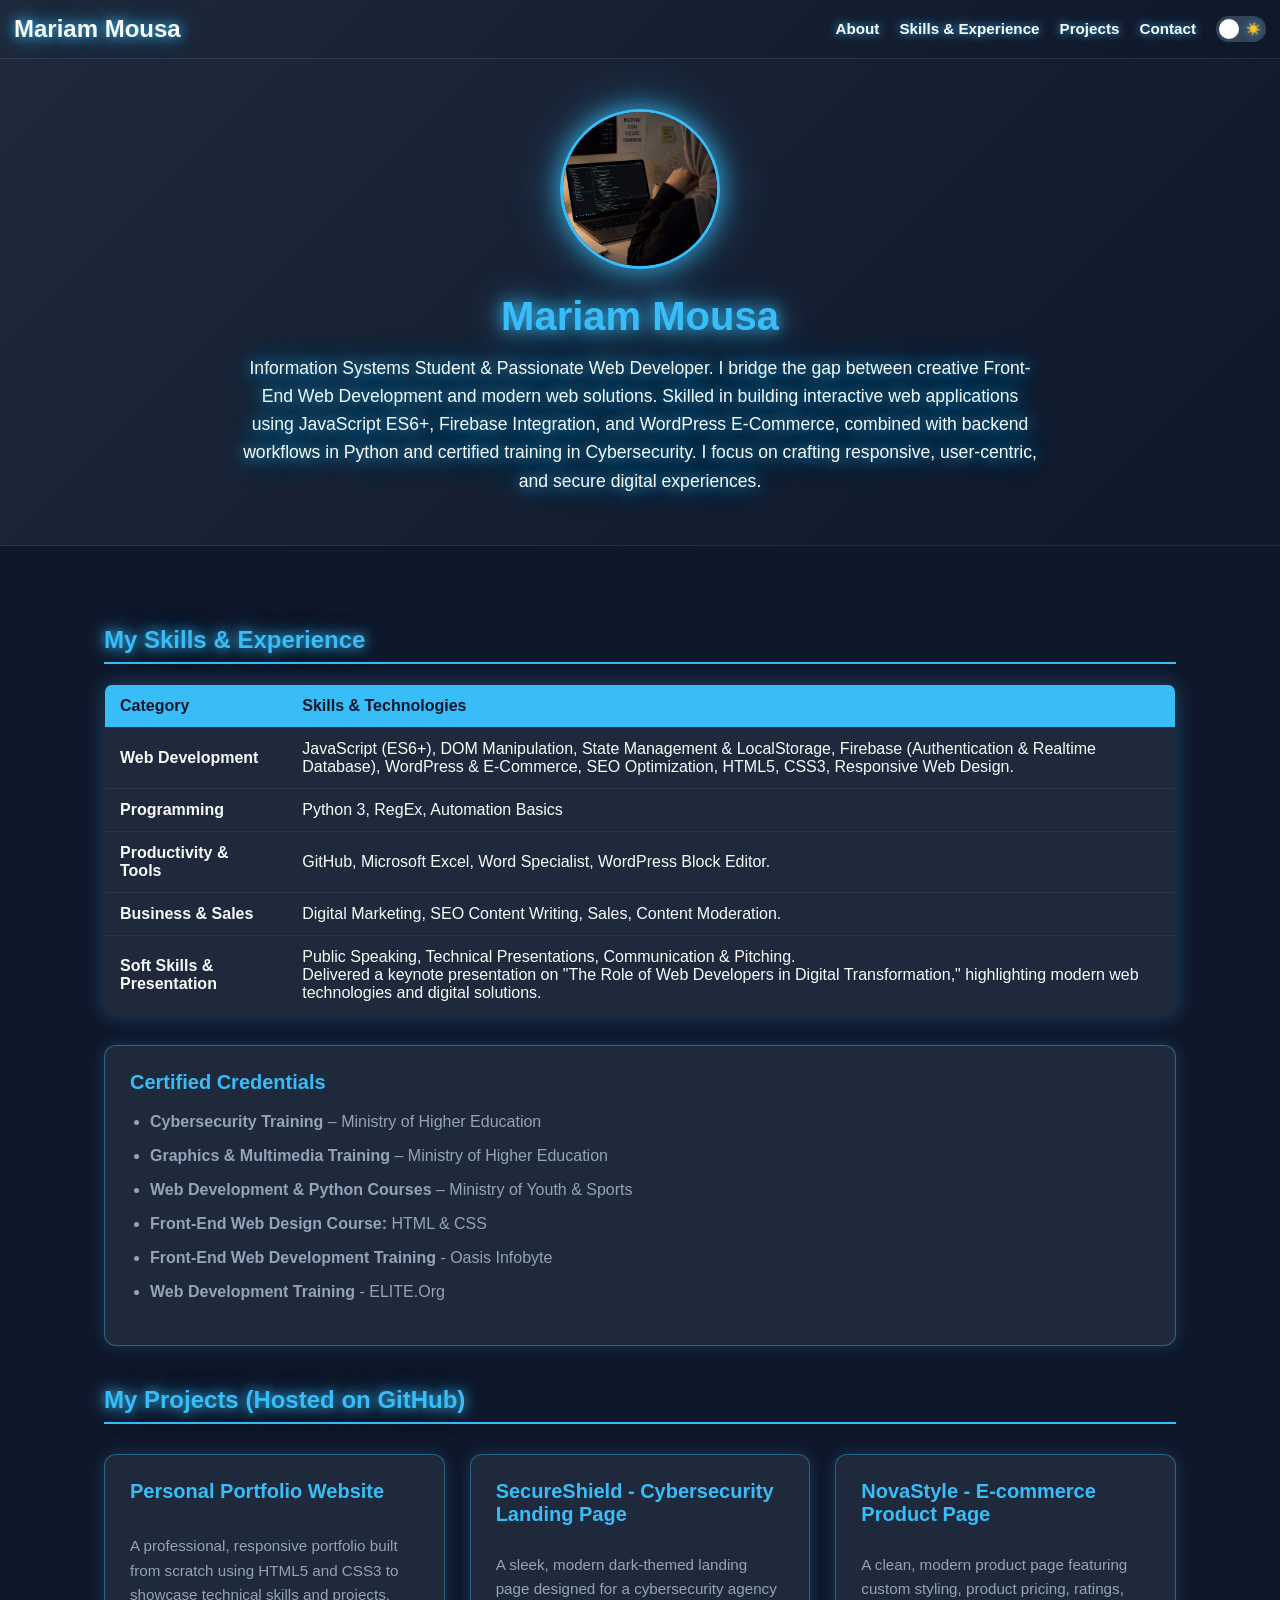
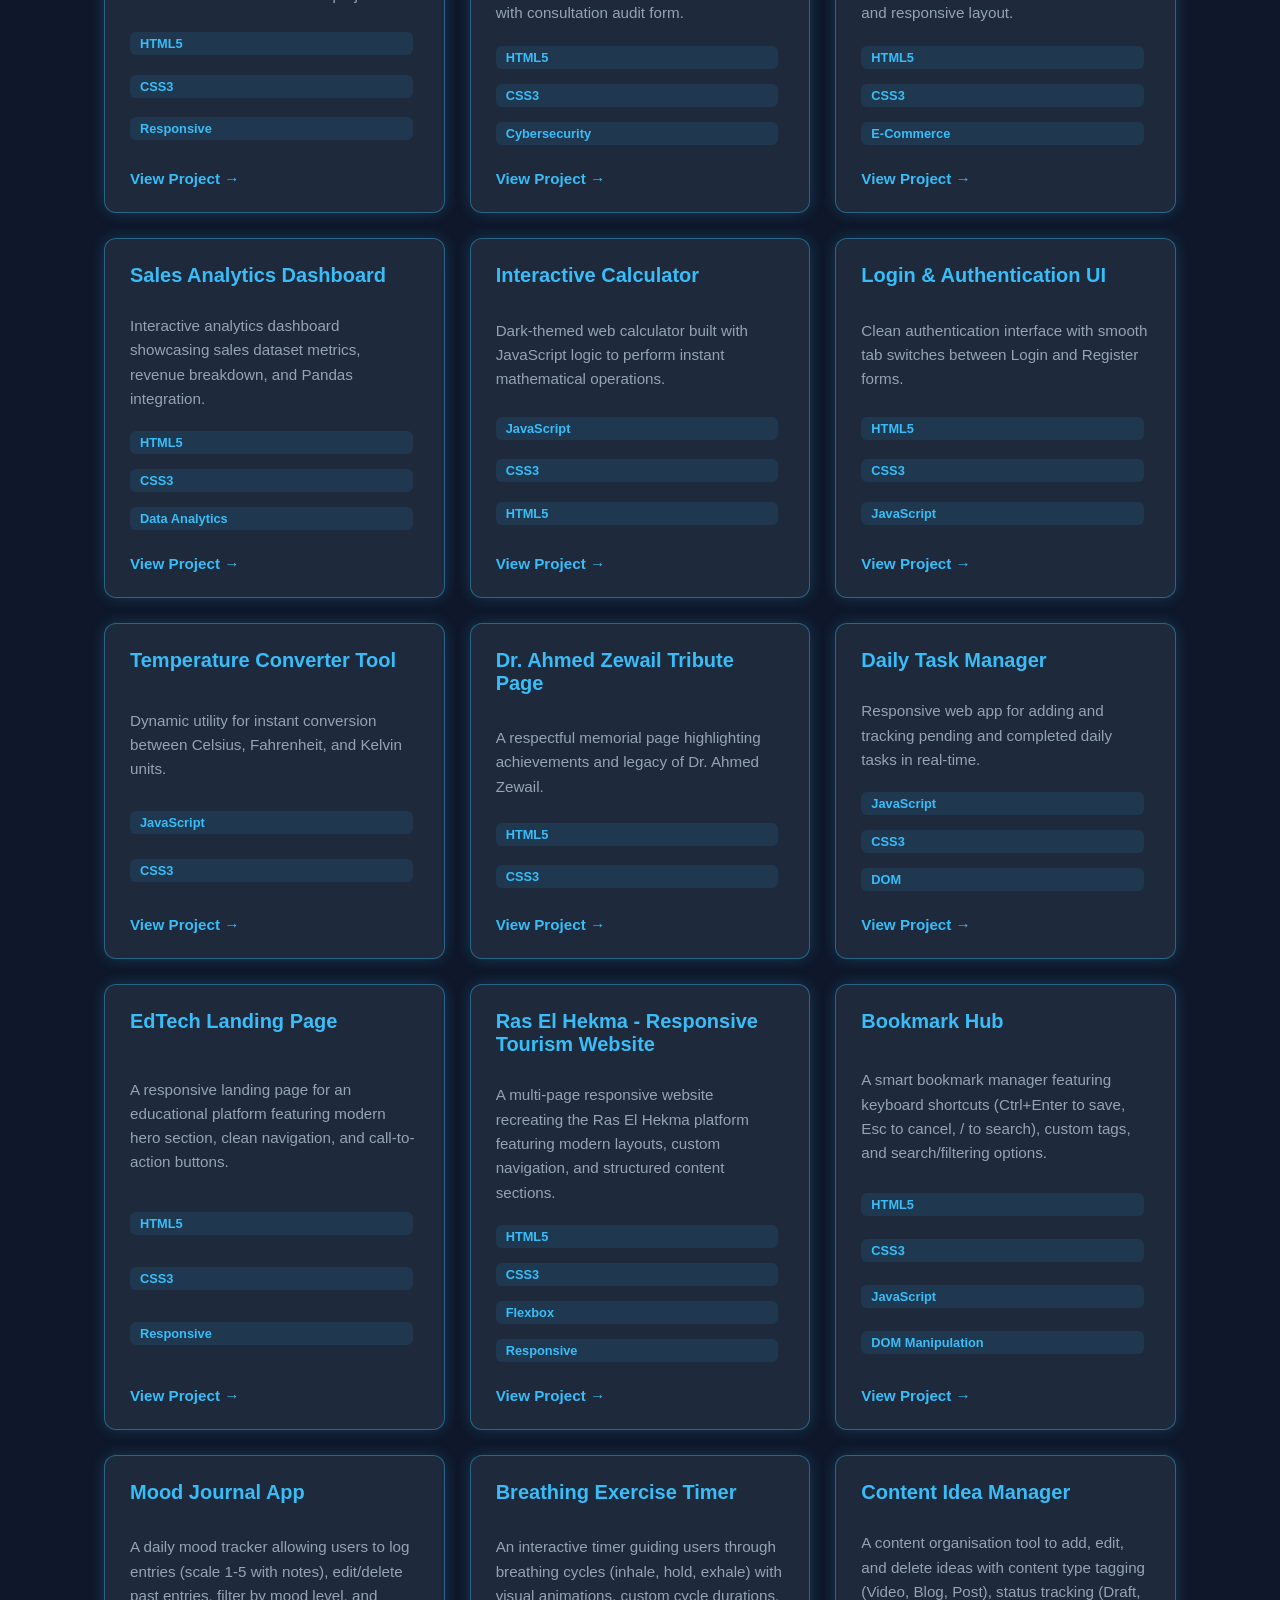
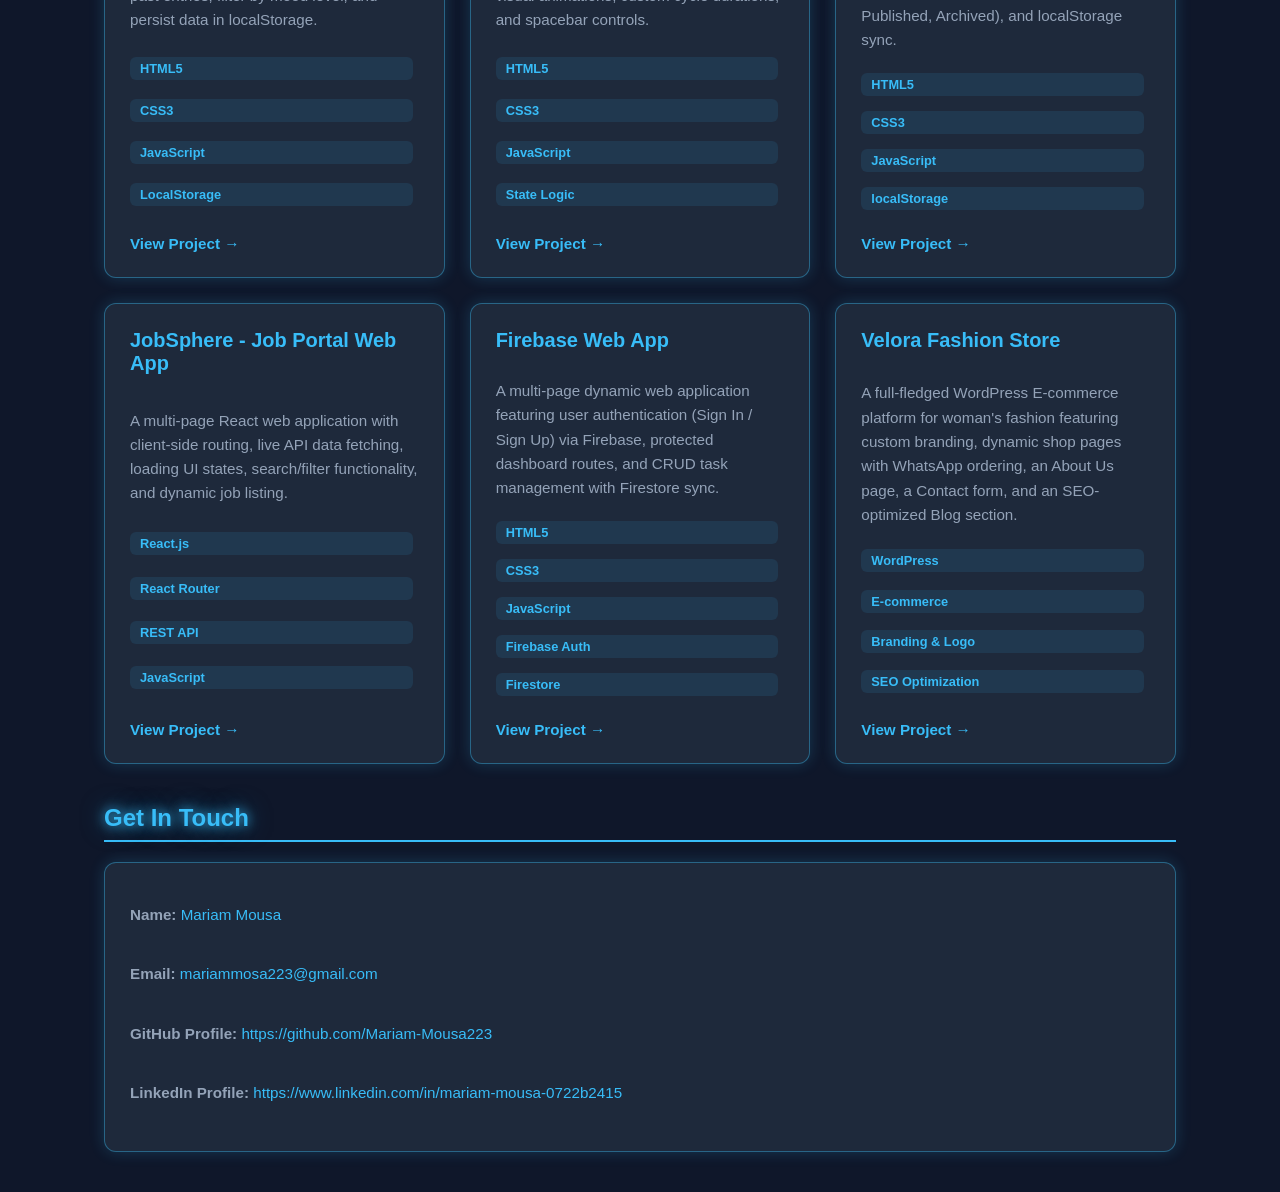
<file: index.html>
<!DOCTYPE html>
<html lang="en" dir="ltr">
<head>
    <meta charset="UTF-8">
    <meta name="viewport" content="width=device-width, initial-scale=1.0">
    <title>Mariam Mousa | Portfolio</title>

    <link rel="stylesheet" href="Portfolio.css">
</head>
<body>

    <nav>
        <div class="nav-container">
            <h2>Mariam Mousa</h2>
            <ul class="nav-links">
                <li><a href="#about">About</a></li>
                <li><a href="#skills">Skills & Experience</a></li>
                <li><a href="#project">Projects</a></li>
                <li><a href="#contact">Contact</a></li>
                <li>
                    <div class="theme-switch-wrapper">
                        <label class="theme-switch" for="checkbox">
                            <input type="checkbox" id="checkbox" />
                            <div class="slider">
                                <span class="icon">🌙</span>
                                <span class="icon">☀️</span>
                            </div>
                        </label>
                    </div>
                </li>
            </ul>
        </div>
    </nav>

    <header class="hero" id="about">
        <div class="profile-frame">
            <img src="Port.png" alt="Mariam Mousa Profile" class="hero-profile-img">
        </div>
        <h1>Mariam Mousa</h1>
        <p>Information Systems Student & Passionate Web Developer. I bridge the gap between creative Front-End Web Development and modern web solutions. Skilled in building interactive web applications using JavaScript ES6+, Firebase Integration, and WordPress E-Commerce, combined with backend workflows in Python and certified training in Cybersecurity. I focus on crafting responsive, user-centric, and secure digital experiences.</p>
    </header>

    <div class="container">

        <section id="skills">
            <h2 class="section-title">My Skills & Experience</h2>

            <table class="skills-table">
                <thead>
                    <tr>
                        <th>Category</th>
                        <th>Skills & Technologies</th>
                    </tr>
                </thead>
                <tbody>
                    <tr>
                        <td><strong>Web Development</strong></td>
                        <td>JavaScript (ES6+), DOM Manipulation, State Management & LocalStorage, Firebase (Authentication & Realtime Database), WordPress & E-Commerce, SEO Optimization, HTML5, CSS3, Responsive Web Design.</td>
                    </tr>
                    <tr>
                        <td><strong>Programming</strong></td>
                        <td>Python 3, RegEx, Automation Basics</td>
                    </tr>
                    <tr>
                        <td><strong>Productivity & Tools</strong></td>
                        <td>GitHub, Microsoft Excel, Word Specialist, WordPress Block Editor.</td>
                    </tr>
                    <tr>
                        <td><strong>Business & Sales</strong></td>
                        <td>Digital Marketing, SEO Content Writing, Sales, Content Moderation.</td>
                    </tr>
                    <tr>
                        <td><strong>Soft Skills & Presentation</strong></td>
                        <td>Public Speaking, Technical Presentations, Communication & Pitching.
                            <br>
                            Delivered a keynote presentation on "The Role of Web Developers in Digital Transformation," highlighting modern web technologies and digital solutions.</td>
                    </tr>
                </tbody>
            </table>

            <div class="grid">
                <div class="card">
                    <div>
                        <h3>Certified Credentials</h3>
                        <ul>
                            <li><strong>Cybersecurity Training</strong> – Ministry of Higher Education</li>
                            <li><strong>Graphics & Multimedia Training</strong> – Ministry of Higher Education</li>
                            <li><strong>Web Development & Python Courses</strong> – Ministry of Youth & Sports</li>
                            <li><strong>Front-End Web Design Course:</strong> HTML & CSS</li>
                            <li><strong>Front-End Web Development Training</strong> - Oasis Infobyte</li>
                            <li><strong>Web Development Training</strong> - ELITE.Org</li>
                        </ul>
                    </div>
                </div>
            </div>
        </section>

        <section id="project">
            <h2 class="section-title">My Projects (Hosted on GitHub)</h2>
            <div class="grid">

                <div class="card">
                    <h3>Personal Portfolio Website</h3>
                    <p>A professional, responsive portfolio built from scratch using HTML5 and CSS3 to showcase technical skills and projects.</p>
                    <span class="tech-tag">HTML5</span><span class="tech-tag">CSS3</span><span class="tech-tag">Responsive</span>
                    <a class="btn" href="https://mariam-mousa223.github.io/Portfolio/">View Project &rarr;</a>
                </div>

                <div class="card">
                    <h3>SecureShield - Cybersecurity Landing Page</h3>
                    <p>A sleek, modern dark-themed landing page designed for a cybersecurity agency with consultation audit form.</p>
                    <span class="tech-tag">HTML5</span><span class="tech-tag">CSS3</span><span class="tech-tag">Cybersecurity</span>
                    <a class="btn" href="https://mariam-mousa223.github.io/Landing-Page/">View Project &rarr;</a>
                </div>

                <div class="card">
                    <h3>NovaStyle - E-commerce Product Page</h3>
                    <p>A clean, modern product page featuring custom styling, product pricing, ratings, and responsive layout.</p>
                    <span class="tech-tag">HTML5</span><span class="tech-tag">CSS3</span><span class="tech-tag">E-Commerce</span>
                    <a class="btn" href="https://mariam-mousa223.github.io/Product-Page/">View Project &rarr;</a>
                </div>

                <div class="card">
                    <h3>Sales Analytics Dashboard</h3>
                    <p>Interactive analytics dashboard showcasing sales dataset metrics, revenue breakdown, and Pandas integration.</p>
                    <span class="tech-tag">HTML5</span><span class="tech-tag">CSS3</span><span class="tech-tag">Data Analytics</span>
                    <a class="btn" href="https://mariam-mousa223.github.io/Sales-Analytics-Dashboard/">View Project &rarr;</a>
                </div>

                <div class="card">
                    <h3>Interactive Calculator</h3>
                    <p>Dark-themed web calculator built with JavaScript logic to perform instant mathematical operations.</p>
                    <span class="tech-tag">JavaScript</span><span class="tech-tag">CSS3</span><span class="tech-tag">HTML5</span>
                    <a class="btn" href="https://mariam-mousa223.github.io/Calculator-Project/">View Project &rarr;</a>
                </div>

                <div class="card">
                    <h3>Login & Authentication UI</h3>
                    <p>Clean authentication interface with smooth tab switches between Login and Register forms.</p>
                    <span class="tech-tag">HTML5</span><span class="tech-tag">CSS3</span><span class="tech-tag">JavaScript</span>
                    <a class="btn" href="https://mariam-mousa223.github.io/Login-Authentication-UI/">View Project &rarr;</a>
                </div>

                <div class="card">
                    <h3>Temperature Converter Tool</h3>
                    <p>Dynamic utility for instant conversion between Celsius, Fahrenheit, and Kelvin units.</p>
                    <span class="tech-tag">JavaScript</span><span class="tech-tag">CSS3</span>
                    <a class="btn" href="https://mariam-mousa223.github.io/Temperature-Converter/">View Project &rarr;</a>
                </div>

                <div class="card">
                    <h3>Dr. Ahmed Zewail Tribute Page</h3>
                    <p>A respectful memorial page highlighting achievements and legacy of Dr. Ahmed Zewail.</p>
                    <span class="tech-tag">HTML5</span><span class="tech-tag">CSS3</span>
                    <a class="btn" href="https://mariam-mousa223.github.io/Tribute-Page/">View Project &rarr;</a>
                </div>

                <div class="card">
                    <h3>Daily Task Manager</h3>
                    <p>Responsive web app for adding and tracking pending and completed daily tasks in real-time.</p>
                    <span class="tech-tag">JavaScript</span><span class="tech-tag">CSS3</span><span class="tech-tag">DOM</span>
                    <a class="btn" href="https://mariam-mousa223.github.io/Daily-Task-Manager/">View Project &rarr;</a>
                </div>

                <div class="card">
                    <h3>EdTech Landing Page</h3>
                    <p>A responsive landing page for an educational platform featuring modern hero section, clean navigation, and call-to-action buttons.</p>
                    <span class="tech-tag">HTML5</span><span class="tech-tag">CSS3</span><span class="tech-tag">Responsive</span>
                    <a class="btn" href="https://mariam-mousa223.github.io/EdTech-Landing-Page/">View Project &rarr;</a>
                </div>

                <div class="card">
                    <h3>Ras El Hekma - Responsive Tourism Website</h3>
                    <p>A multi-page responsive website recreating the Ras El Hekma platform featuring modern layouts, custom navigation, and structured content sections.</p>
                    <span class="tech-tag">HTML5</span><span class="tech-tag">CSS3</span><span class="tech-tag">Flexbox</span><span class="tech-tag">Responsive</span>
                    <a class="btn" href="https://mariam-mousa223.github.io/Ras-El-Hekma-Project./">View Project &rarr;</a>
                </div>

                <div class="card">
                    <h3>Bookmark Hub</h3>
                    <p>A smart bookmark manager featuring keyboard shortcuts (Ctrl+Enter to save, Esc to cancel, / to search), custom tags, and search/filtering options.</p>
                    <span class="tech-tag">HTML5</span><span class="tech-tag">CSS3</span><span class="tech-tag">JavaScript</span><span class="tech-tag">DOM Manipulation</span>
                    <a class="btn" href="https://mariam-mousa223.github.io/BookMark/">View Project &rarr;</a>
                </div>

                <div class="card">
                    <h3>Mood Journal App</h3>
                    <p>A daily mood tracker allowing users to log entries (scale 1-5 with notes), edit/delete past entries, filter by mood level, and persist data in localStorage.</p>
                    <span class="tech-tag">HTML5</span><span class="tech-tag">CSS3</span><span class="tech-tag">JavaScript</span><span class="tech-tag">LocalStorage</span>
                    <a class="btn" href="https://mariam-mousa223.github.io/Mood-Journal/">View Project &rarr;</a>
                </div>

                <div class="card">
                    <h3>Breathing Exercise Timer</h3>
                    <p>An interactive timer guiding users through breathing cycles (inhale, hold, exhale) with visual animations, custom cycle durations, and spacebar controls.</p>
                    <span class="tech-tag">HTML5</span><span class="tech-tag">CSS3</span><span class="tech-tag">JavaScript</span><span class="tech-tag">State Logic</span>
                    <a class="btn" href="https://mariam-mousa223.github.io/Breathing-Timer/">View Project &rarr;</a>
                </div>

                <div class="card">
                    <h3>Content Idea Manager</h3>
                    <p>A content organisation tool to add, edit, and delete ideas with content type tagging (Video, Blog, Post), status tracking (Draft, Published, Archived), and localStorage sync.</p>
                    <span class="tech-tag">HTML5</span><span class="tech-tag">CSS3</span><span class="tech-tag">JavaScript</span><span class="tech-tag">localStorage</span>
                    <a class="btn" href="https://mariam-mousa223.github.io/Content-Idea-Manager/">View Project &rarr;</a>
                </div>

                <div class="card">
                    <h3>JobSphere - Job Portal Web App</h3>
                    <p>A multi-page React web application with client-side routing, live API data fetching, loading UI states, search/filter functionality, and dynamic job listing.</p>
                    <span class="tech-tag">React.js</span><span class="tech-tag">React Router</span><span class="tech-tag">REST API</span><span class="tech-tag">JavaScript</span>
                    <a class="btn" href="https://mariam-mousa223.github.io/ELITE-Task5/">View Project &rarr;</a>
                </div>

                <div class="card">
                    <h3>Firebase Web App</h3>
                    <p>A multi-page dynamic web application featuring user authentication (Sign In / Sign Up) via Firebase, protected dashboard routes, and CRUD task management with Firestore sync.</p>
                    <span class="tech-tag">HTML5</span><span class="tech-tag">CSS3</span><span class="tech-tag">JavaScript</span><span class="tech-tag">Firebase Auth</span><span class="tech-tag">Firestore</span>
                    <a class="btn" href="https://mariam-mousa223.github.io/Firebase-Web-App/">View Project &rarr;</a>
                </div>

                <div class="card">
                    <h3>Velora Fashion Store</h3>
                    <p>A full-fledged WordPress E-commerce platform for woman's fashion featuring custom branding, dynamic shop pages with WhatsApp ordering, an About Us page, a Contact form, and an SEO-optimized Blog section.</p>
                    <span class="tech-tag">WordPress</span><span class="tech-tag">E-commerce</span><span class="tech-tag">Branding & Logo</span><span class="tech-tag">SEO Optimization</span>
                    <a class="btn" href="https://fashionstore1903.wordpress.com">View Project &rarr;</a>
                </div>

            </div>
        </section>

        <section id="contact">
            <h2 class="section-title">Get In Touch</h2>
            <div class="card" style="margin-top: 20px;">
                <p><strong>Name:</strong> <span class="contact-link">Mariam Mousa</span></p>
                <p><strong>Email:</strong> <a href="mailto:mariammosa223@gmail.com" class="contact-link">mariammosa223@gmail.com</a></p>
                <p><strong>GitHub Profile:</strong> <a href="https://github.com/Mariam-Mousa223" target="_blank" class="contact-link">https://github.com/Mariam-Mousa223</a></p>
                <p><strong>LinkedIn Profile:</strong> <a href="https://www.linkedin.com/in/mariam-mousa-0722b2415" target="_blank" class="contact-link">https://www.linkedin.com/in/mariam-mousa-0722b2415</a></p>
            </div>
        </section>

    </div>

    <script src="Portfolio.js"></script>
</body>
</html>
<!-- update -->
</file>
<file: Portfolio.css>
:root {
    --bg-color: #0f172a;
    --text-color: #f8fafc;
    --card-bg: #1e293b;
    --header-bg: linear-gradient(135deg, #1e293b, #0f172a);
    --p-color: #94a3b8;
    --border-color: #38bdf8;
}

[data-theme='light'] {
    --bg-color: #f1f5f9;
    --text-color: #0f172a;
    --card-bg: #ffffff;
    --header-bg: linear-gradient(135deg, #e2e8f0, #cbd5e1);
    --p-color: #475569;
    --border-color: #0284c7;
}

* {
    box-sizing: border-box;
}

html {
    scroll-behavior: smooth;
}

body {
    font-family: 'Segoe UI', sans-serif;
    margin: 0;
    background-color: var(--bg-color);
    color: var(--text-color);
    transition: background-color 0.3s, color 0.3s;
}

img {
    max-width: 100%;
    height: auto;
}

/* ===== Hero / Profile ===== */
.profile-frame {
    display: flex;
    justify-content: center;
    margin-bottom: 25px;
}

.hero-profile-img {
    width: 160px;
    height: 160px;
    object-fit: cover;
    border-radius: 50%;
    border: 3px solid #38bdf8;
    box-shadow: 0 0 25px rgba(56, 189, 248, 0.8), 0 0 50px rgba(56, 189, 248, 0.4);
    transition: transform 0.3s ease, box-shadow 0.3s ease;
}

.hero-profile-img:hover {
    transform: scale(1.05);
    box-shadow: 0 0 30px rgba(56, 189, 248, 0.7);
}

/* ===== القائمة العلوية ===== */
nav {
    background: var(--header-bg);
    padding: 15px 5%;
    border-bottom: 1px solid rgba(255, 255, 255, 0.1);
    position: sticky;
    top: 0;
    z-index: 1000;
}

.nav-container {
    display: flex;
    justify-content: space-between;
    align-items: center;
    max-width: 1200px;
    margin: 0 auto;
}

.nav-container h2 {
    margin: 0;
    font-size: 1.5rem;
    color: var(--text-color);
    text-shadow: 0 0 12px #38bdf8, 0 0 25px rgba(56, 189, 248, 0.6);
    position: relative;
    right: 50px;
}

.nav-links {
    list-style: none;
    display: flex;
    margin: 0;
    padding: 0;
    align-items: center;
    position: relative;
    left: 50px;
    text-shadow: 0 0 10px #38bdf8;
}

.nav-links li {
    margin-left: 20px;
    margin-bottom: 0;
}

.nav-links a {
    color: var(--text-color);
    text-decoration: none;
    font-weight: 600;
    font-size: 0.95rem;
}

.nav-links a:hover {
    color: var(--border-color);
}

.hero {
    text-align: center;
    padding: 50px 20px;
    background: var(--header-bg);
    border-bottom: 1px solid rgba(255, 255, 255, 0.05);
    text-shadow: 0 0 15px #38bdf8, 0 0 35px rgba(56, 189, 248, 0.8);
}

.hero h1 {
    margin: 0;
    font-size: 2.5rem;
    color: var(--border-color);
}

.hero p {
    color: var(--text-color);
    font-size: 1.1rem;
    max-width: 800px;
    margin: 15px auto 0 auto;
    line-height: 1.6;
}

/* ===== Layout ===== */
.container {
    padding: 40px 5%;
    max-width: 1200px;
    margin: 0 auto;
}

.section-title {
    color: var(--border-color);
    border-bottom: 2px solid var(--border-color);
    padding-bottom: 8px;
    margin-top: 40px;
    text-shadow: 0 0 12px #38bdf8, 0 0 25px rgba(56, 189, 248, 0.5);
}

.grid {
    display: grid;
    grid-template-columns: repeat(auto-fit, minmax(min(100%, 280px), 1fr));
    gap: 25px;
    margin-top: 30px;
}

/* ===== Cards ===== */
.card {
    background: var(--card-bg);
    padding: 25px;
    border-radius: 12px;
    border: 1px solid rgba(56, 189, 248, 0.4);
    display: flex;
    flex-direction: column;
    justify-content: space-between;
    box-shadow: 0 0 15px rgba(56, 189, 248, 0.2);
    transition: transform 0.3s ease, border-color 0.3s ease, box-shadow 0.3s ease, background-color 0.3s;
}

.card:hover {
    transform: translateY(-5px);
    border-color: #38bdf8;
    box-shadow: 0 0 30px rgba(56, 189, 248, 0.7);
}

.card h3 {
    margin-top: 0;
    color: var(--border-color);
    font-size: 1.25rem;
    margin-bottom: 12px;
}

.card p {
    color: var(--p-color);
    font-size: 0.95rem;
    line-height: 1.6;
    margin-bottom: 20px;
}

.tech-tag {
    display: inline-block;
    background-color: rgba(56, 189, 248, 0.1);
    color: var(--border-color);
    padding: 4px 10px;
    border-radius: 6px;
    font-size: 0.8rem;
    font-weight: 600;
    margin-right: 6px;
    margin-bottom: 15px;
}

.btn {
    display: inline-block;
    color: var(--border-color);
    text-decoration: none;
    font-weight: 600;
    font-size: 0.95rem;
    margin-top: 10px;
    transition: color 0.2s ease;
}

.btn:hover {
    color: #818cf8;
    text-decoration: underline;
}

ul {
    padding-left: 20px;
    color: var(--p-color);
}

li {
    margin-bottom: 10px;
    line-height: 1.5;
}

/* ===== Skills table ===== */
.skills-table {
    width: 100%;
    border-collapse: collapse;
    margin-top: 15px;
    background: var(--card-bg);
    border-radius: 8px;
    overflow: hidden;
    box-shadow: 0 0 20px rgba(56, 189, 248, 0.3);
    border: 1px solid rgba(56, 189, 248, 0.5);
}

.skills-table th,
.skills-table td {
    padding: 12px 15px;
    text-align: left;
    border-bottom: 1px solid rgba(255, 255, 255, 0.05);
}

.skills-table th {
    background-color: var(--border-color);
    color: #0f172a;
    font-weight: bold;
}

.skills-table td {
    color: var(--text-color);
}

.contact-link {
    color: var(--border-color);
    text-decoration: none;
}

/* ===== Theme switch ===== */
.theme-switch-wrapper {
    display: flex;
    align-items: center;
}

.theme-switch {
    display: inline-block;
    height: 26px;
    position: relative;
    width: 50px;
}

.theme-switch input {
    display: none;
}

.slider {
    background-color: #334155;
    bottom: 0;
    cursor: pointer;
    left: 0;
    position: absolute;
    right: 0;
    top: 0;
    transition: .4s;
    border-radius: 34px;
    display: flex;
    align-items: center;
    justify-content: space-between;
    padding: 0 5px;
}

.slider:before {
    background-color: #fff;
    bottom: 3px;
    content: "";
    height: 20px;
    left: 3px;
    position: absolute;
    transition: .4s;
    width: 20px;
    border-radius: 50%;
    z-index: 2;
}

input:checked + .slider:before {
    transform: translateX(24px);
}

input:checked + .slider {
    background-color: var(--border-color);
}

.slider .icon {
    font-size: 12px;
    user-select: none;
    z-index: 1;
}

/* =====================================================
   Responsive (لازم يفضل في آخر الملف)
   ===================================================== */

/* منع الصفحة تتحرك يمين وشمال + كسر الكلام الطويل */
html,
body {
    overflow-x: hidden;
}

.contact-link,
.card p,
.card h3 {
    overflow-wrap: anywhere;
}

/* تابلت وموبايل */
@media (max-width: 768px) {
    nav {
        padding: 12px 4%;
    }

    .nav-container {
        flex-direction: column;
        gap: 10px;
    }

    .nav-container h2 {
        right: 0;
        font-size: 1.3rem;
    }

    .nav-links {
        left: 0;
        flex-wrap: wrap;
        justify-content: center;
        gap: 8px 14px;
    }

    .nav-links li {
        margin-left: 0;
    }

    .nav-links a {
        font-size: 0.9rem;
    }

    .hero {
        padding: 35px 15px;
    }

    .hero h1 {
        font-size: 1.8rem;
    }

    .hero p {
        font-size: 1rem;
    }

    .hero-profile-img {
        width: 140px;
        height: 140px;
    }

    .container {
        padding: 25px 4%;
    }

    .section-title {
        font-size: 1.4rem;
    }

    .skills-table th,
    .skills-table td {
        padding: 10px;
        font-size: 0.9rem;
    }

    .skills-table td:first-child {
        width: 35%;
    }
}

/* موبايل صغير */
@media (max-width: 480px) {
    .card {
        padding: 18px;
    }

    .card h3 {
        font-size: 1.1rem;
    }

    .hero h1 {
        font-size: 1.6rem;
    }
}
</file>
